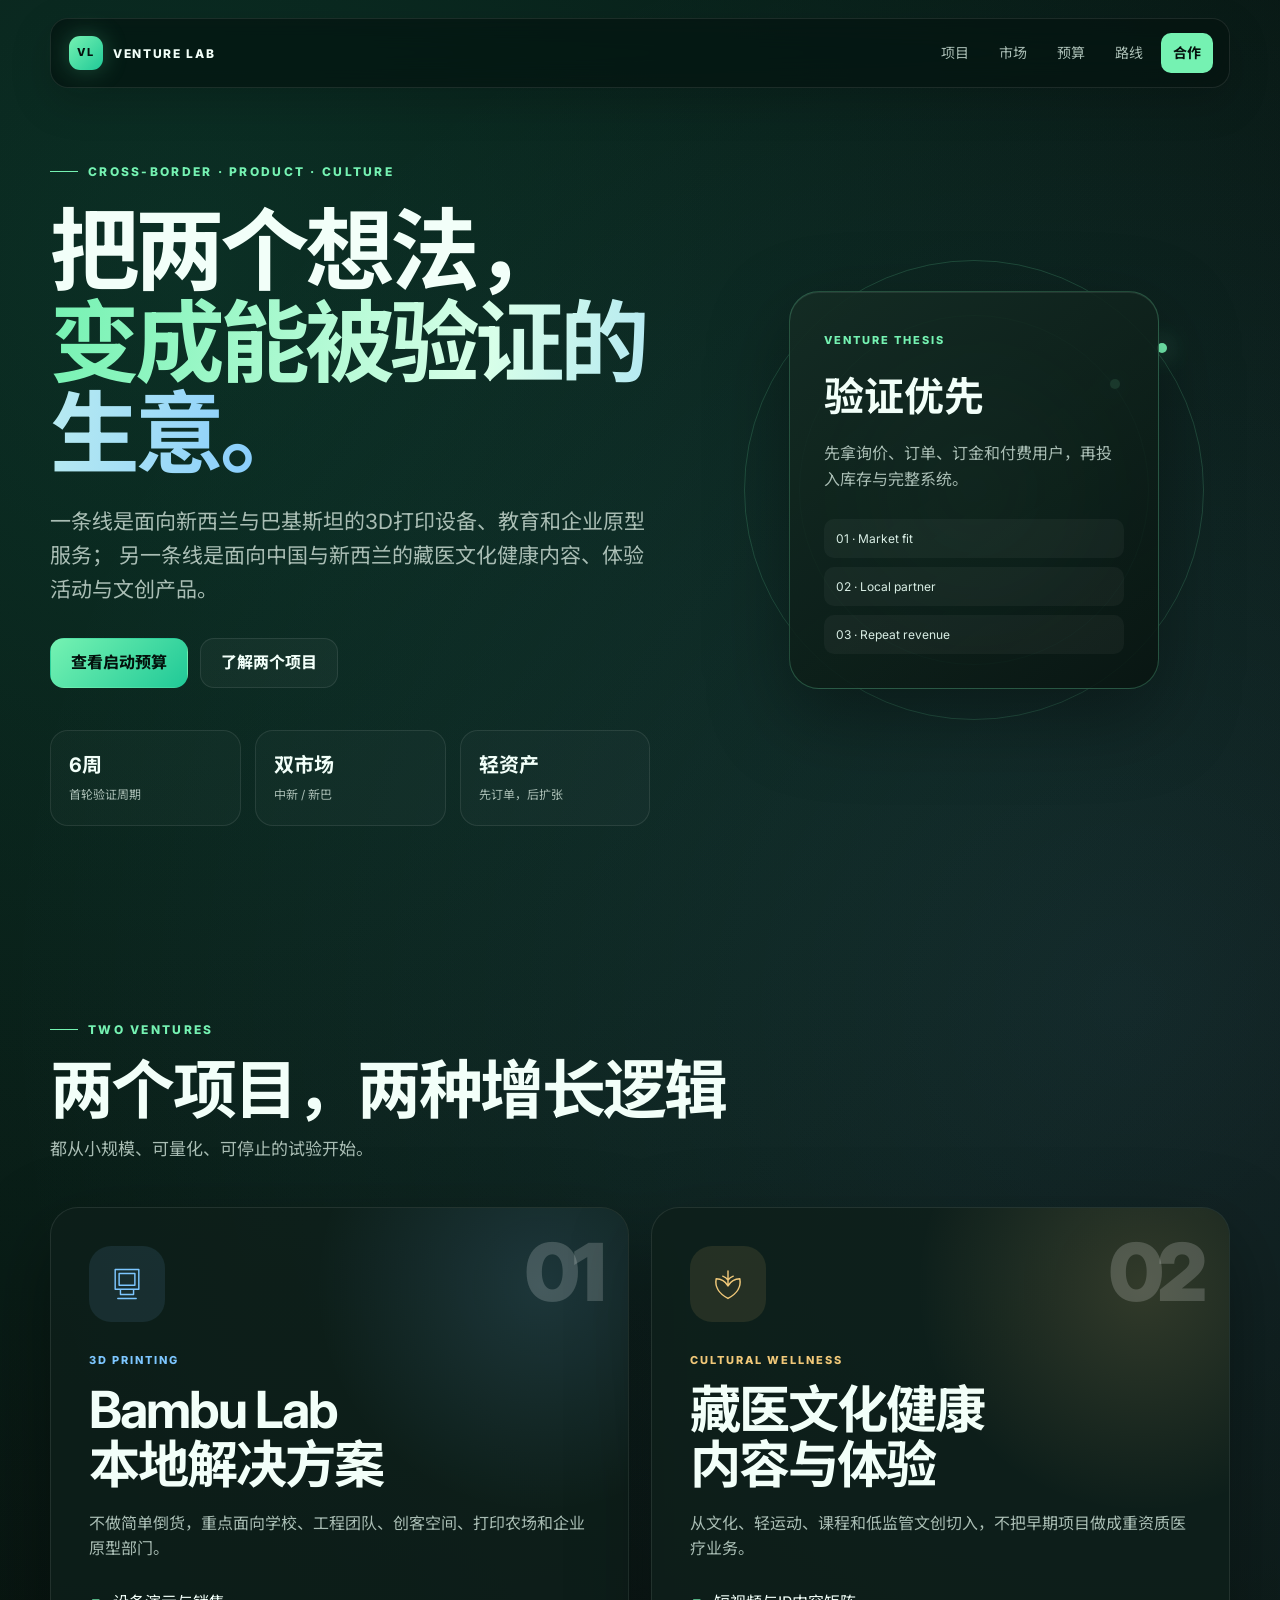
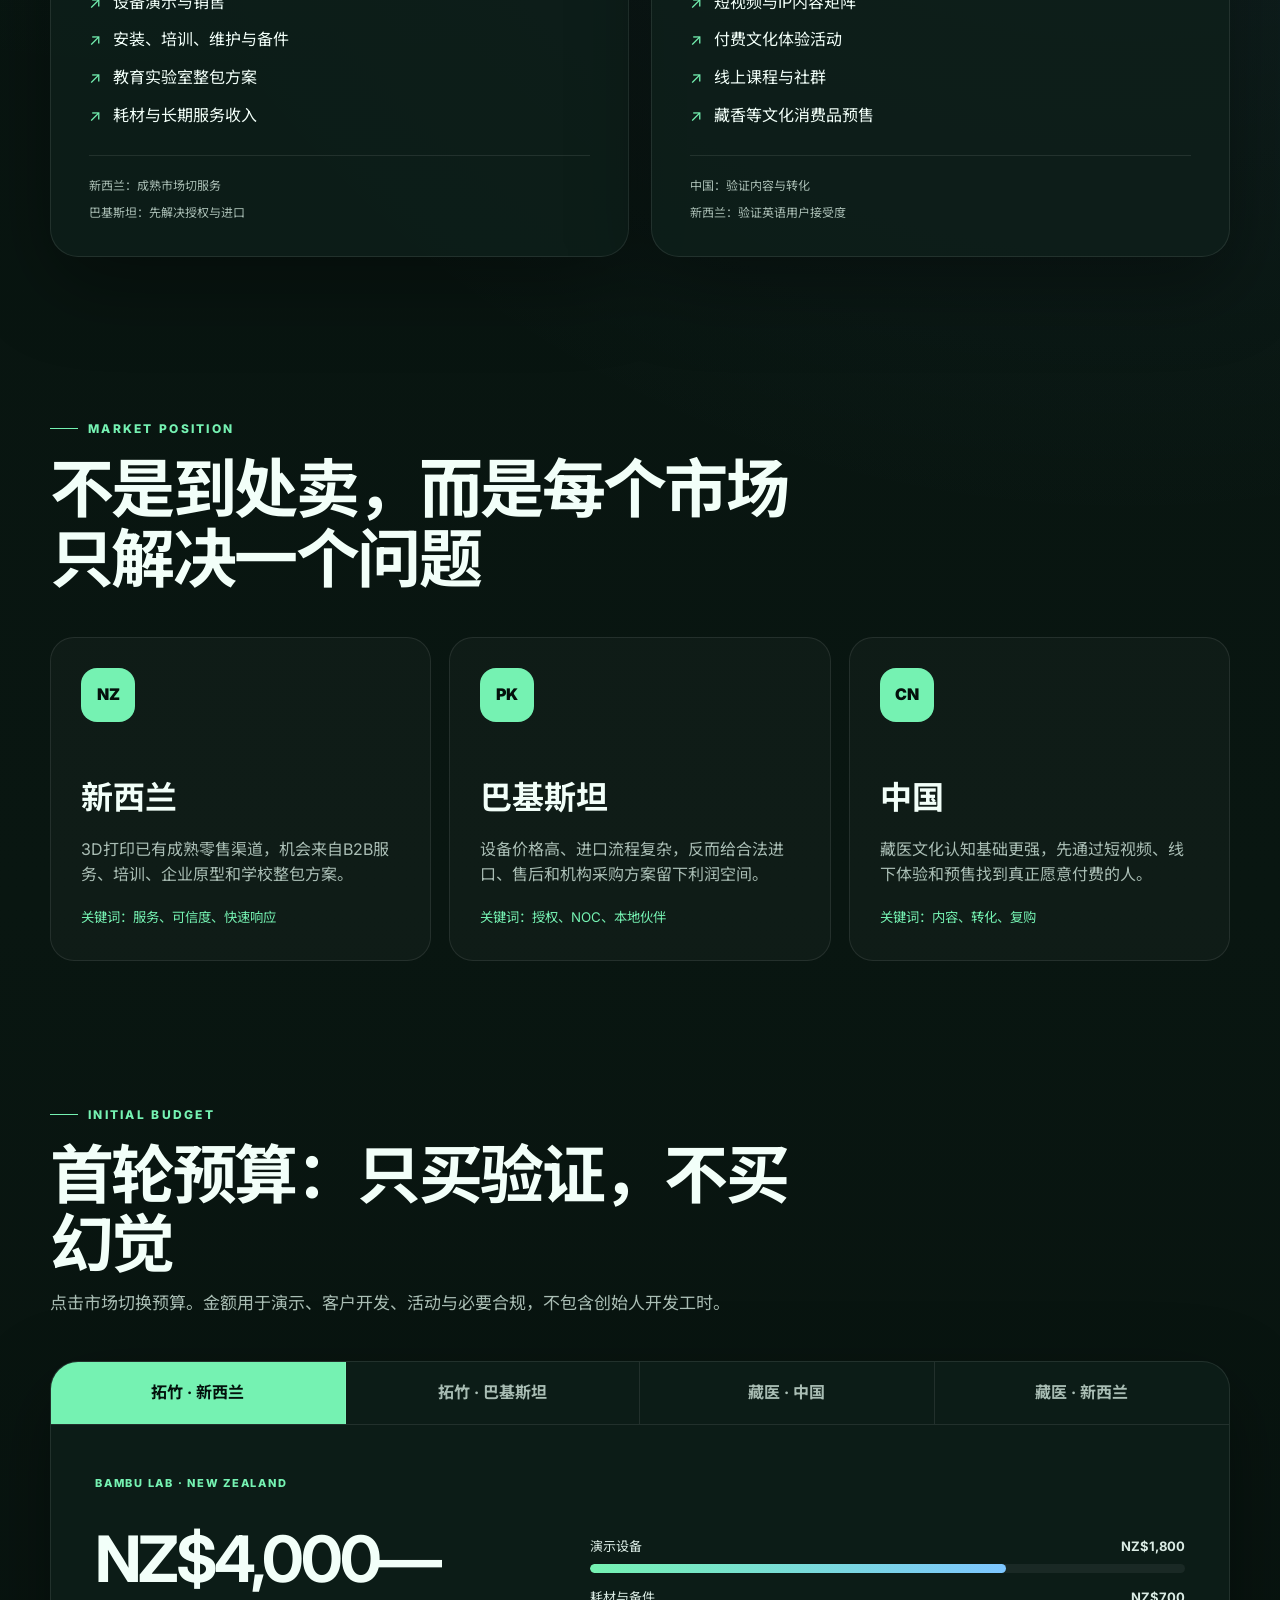
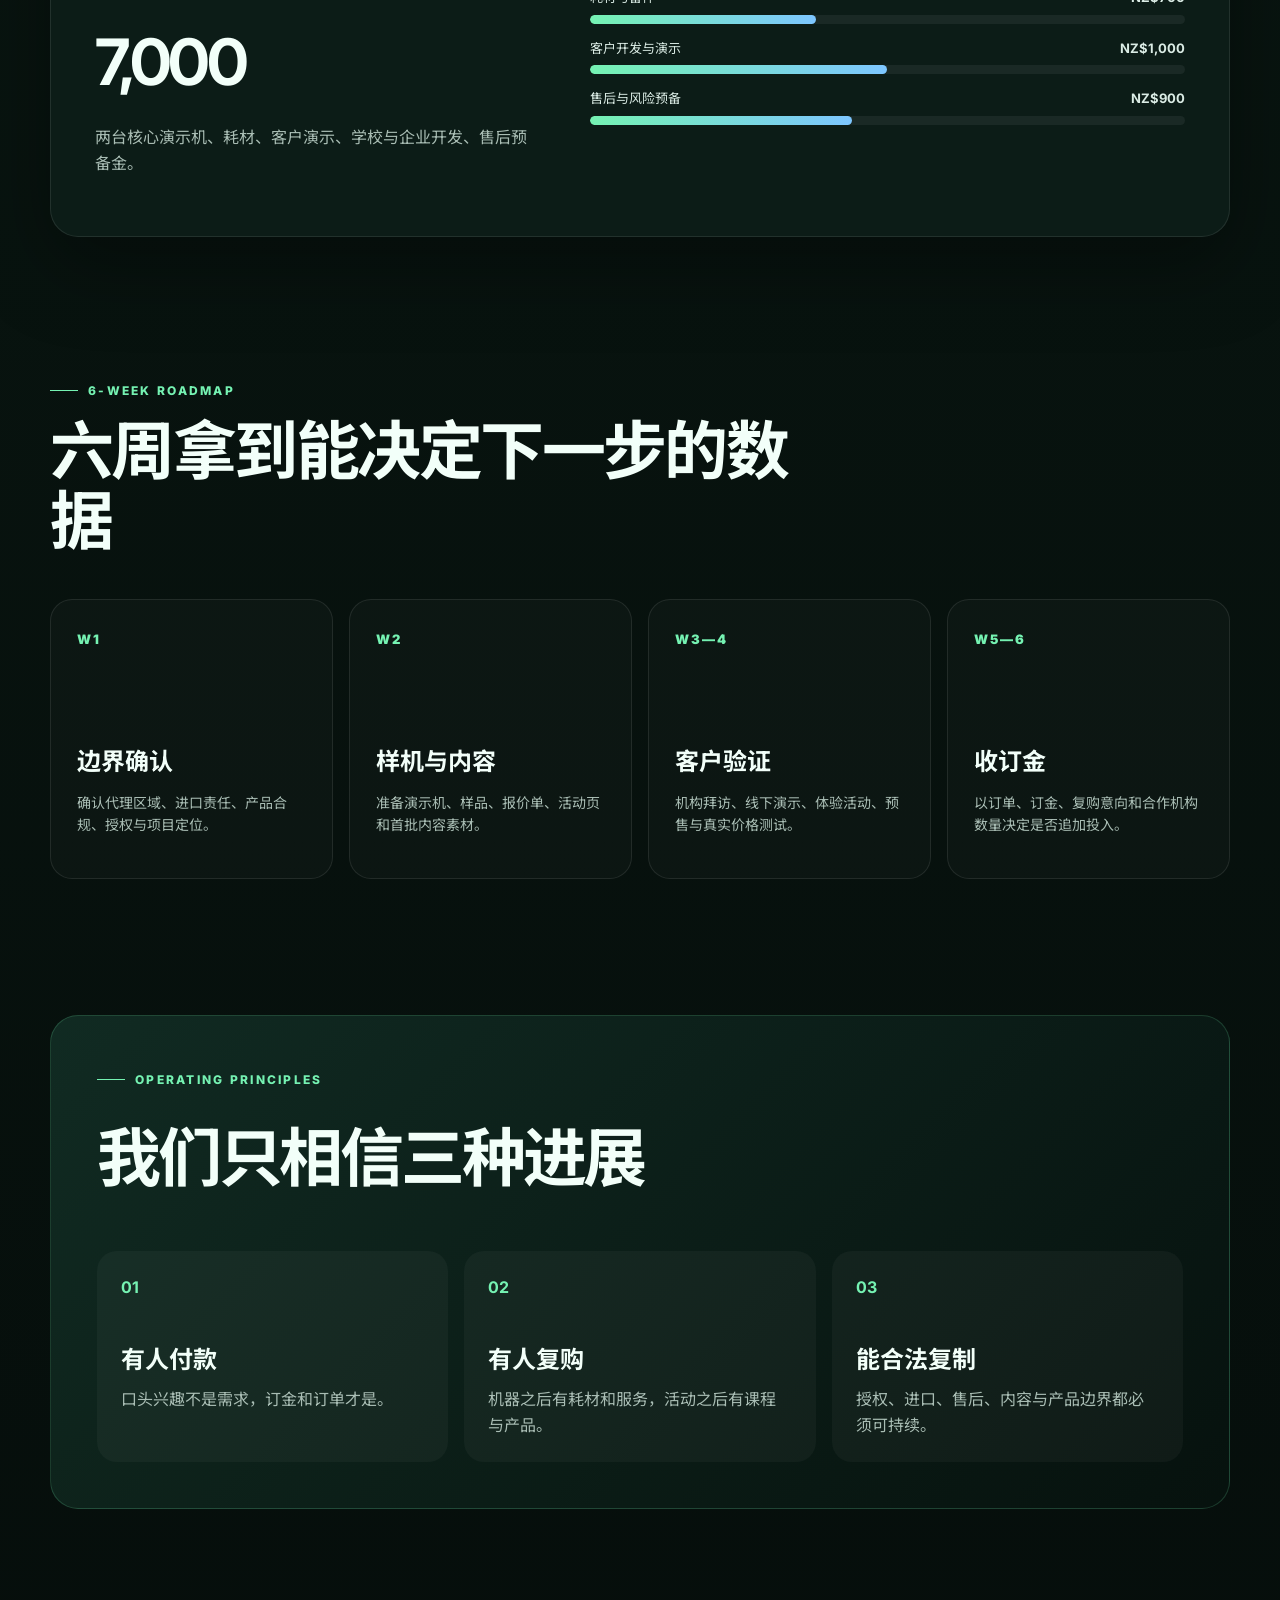
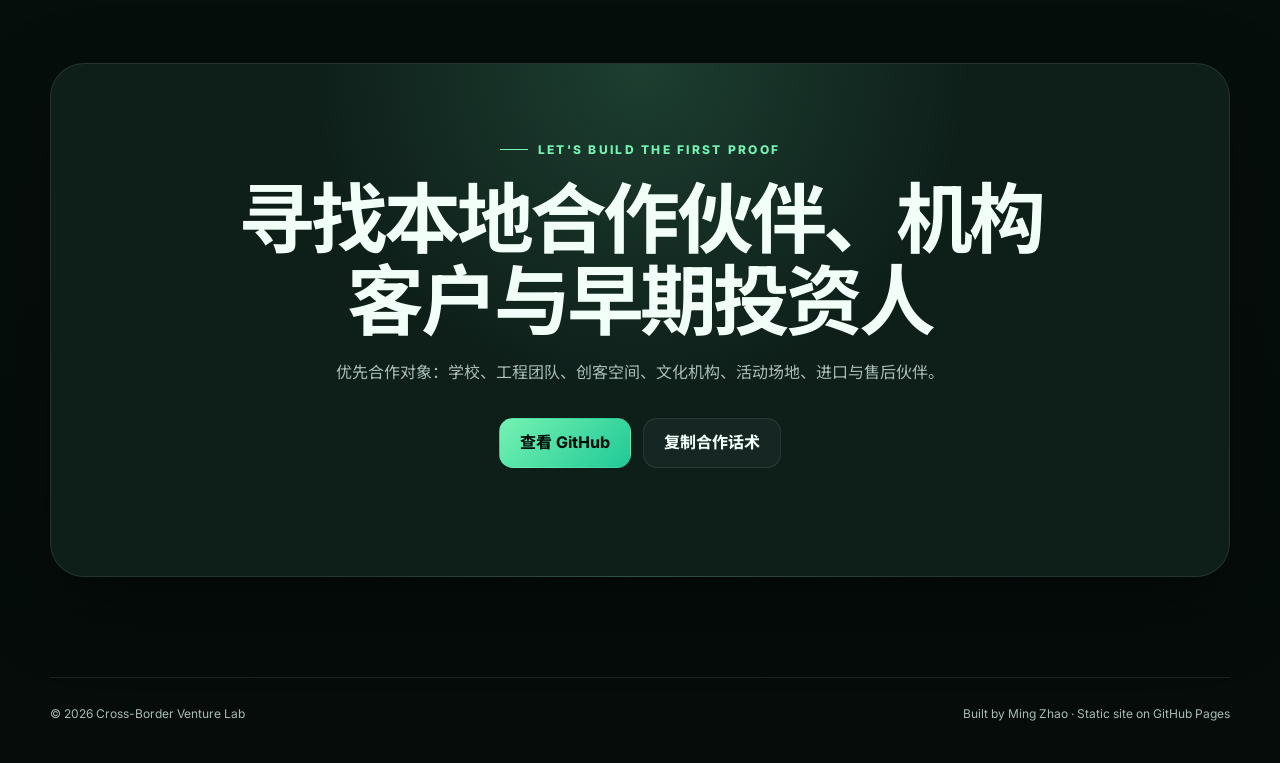
<file: venture-lab/index.html>
<!doctype html>
<html lang="zh-CN">
<head>
  <meta charset="utf-8" />
  <meta name="viewport" content="width=device-width, initial-scale=1" />
  <meta name="theme-color" content="#07120f" />
  <title>Cross-Border Venture Lab｜3D打印与藏医文化健康项目</title>
  <meta name="description" content="面向新西兰与巴基斯坦市场的Bambu Lab 3D打印解决方案，以及面向中国与新西兰的藏医文化健康内容项目。" />
  <link rel="preconnect" href="https://fonts.googleapis.com" />
  <link rel="preconnect" href="https://fonts.gstatic.com" crossorigin />
  <link href="https://fonts.googleapis.com/css2?family=Inter:wght@400;500;600;700;800&family=Noto+Sans+SC:wght@400;500;600;700;900&display=swap" rel="stylesheet" />
  <link rel="stylesheet" href="./styles.css" />
</head>
<body>
  <header class="site-header">
    <a class="brand" href="#top" aria-label="返回首页">
      <span class="brand-mark">VL</span>
      <span>VENTURE LAB</span>
    </a>

    <button class="menu-button" aria-label="打开导航" aria-expanded="false">
      <span></span><span></span><span></span>
    </button>

    <nav class="site-nav" aria-label="主导航">
      <a href="#projects">项目</a>
      <a href="#markets">市场</a>
      <a href="#budget">预算</a>
      <a href="#roadmap">路线</a>
      <a class="nav-cta" href="#contact">合作</a>
    </nav>
  </header>

  <main id="top">
    <section class="hero section-shell">
      <div class="hero-copy reveal">
        <span class="eyebrow">CROSS-BORDER · PRODUCT · CULTURE</span>
        <h1>把两个想法，<br /><span>变成能被验证的生意。</span></h1>
        <p class="hero-lead">
          一条线是面向新西兰与巴基斯坦的3D打印设备、教育和企业原型服务；
          另一条线是面向中国与新西兰的藏医文化健康内容、体验活动与文创产品。
        </p>
        <div class="hero-actions">
          <a class="button primary" href="#budget">查看启动预算</a>
          <a class="button ghost" href="#projects">了解两个项目</a>
        </div>
        <div class="hero-meta">
          <div><strong>6周</strong><span>首轮验证周期</span></div>
          <div><strong>双市场</strong><span>中新 / 新巴</span></div>
          <div><strong>轻资产</strong><span>先订单，后扩张</span></div>
        </div>
      </div>

      <div class="hero-visual reveal delay-1" aria-hidden="true">
        <div class="orbit orbit-a"></div>
        <div class="orbit orbit-b"></div>
        <div class="core-card">
          <span class="core-label">VENTURE THESIS</span>
          <h2>验证优先</h2>
          <p>先拿询价、订单、订金和付费用户，再投入库存与完整系统。</p>
          <div class="signal-list">
            <span>01 · Market fit</span>
            <span>02 · Local partner</span>
            <span>03 · Repeat revenue</span>
          </div>
        </div>
      </div>
    </section>

    <section id="projects" class="section-shell section-block">
      <div class="section-heading reveal">
        <span class="eyebrow">TWO VENTURES</span>
        <h2>两个项目，两种增长逻辑</h2>
        <p>都从小规模、可量化、可停止的试验开始。</p>
      </div>

      <div class="project-grid">
        <article class="project-card printer reveal">
          <div class="project-number">01</div>
          <div class="project-icon" aria-hidden="true">
            <svg viewBox="0 0 64 64"><path d="M14 10h36v30H14zM20 16h24v18H20zM22 40v8h20v-8M18 54h28"/></svg>
          </div>
          <span class="project-tag">3D PRINTING</span>
          <h3>Bambu Lab<br />本地解决方案</h3>
          <p>不做简单倒货，重点面向学校、工程团队、创客空间、打印农场和企业原型部门。</p>
          <ul>
            <li>设备演示与销售</li>
            <li>安装、培训、维护与备件</li>
            <li>教育实验室整包方案</li>
            <li>耗材与长期服务收入</li>
          </ul>
          <div class="project-foot">
            <span>新西兰：成熟市场切服务</span>
            <span>巴基斯坦：先解决授权与进口</span>
          </div>
        </article>

        <article class="project-card wellness reveal delay-1">
          <div class="project-number">02</div>
          <div class="project-icon" aria-hidden="true">
            <svg viewBox="0 0 64 64"><path d="M32 54C17 46 12 35 14 24c8 0 14 4 18 11 4-7 10-11 18-11 2 11-3 22-18 30zM32 35V12M24 20c3 1 6 3 8 6M40 20c-3 1-6 3-8 6"/></svg>
          </div>
          <span class="project-tag">CULTURAL WELLNESS</span>
          <h3>藏医文化健康<br />内容与体验</h3>
          <p>从文化、轻运动、课程和低监管文创切入，不把早期项目做成重资质医疗业务。</p>
          <ul>
            <li>短视频与IP内容矩阵</li>
            <li>付费文化体验活动</li>
            <li>线上课程与社群</li>
            <li>藏香等文化消费品预售</li>
          </ul>
          <div class="project-foot">
            <span>中国：验证内容与转化</span>
            <span>新西兰：验证英语用户接受度</span>
          </div>
        </article>
      </div>
    </section>

    <section id="markets" class="section-shell section-block markets-section">
      <div class="section-heading reveal">
        <span class="eyebrow">MARKET POSITION</span>
        <h2>不是到处卖，而是每个市场只解决一个问题</h2>
      </div>

      <div class="market-grid">
        <article class="market-card reveal">
          <span class="market-code">NZ</span>
          <h3>新西兰</h3>
          <p>3D打印已有成熟零售渠道，机会来自B2B服务、培训、企业原型和学校整包方案。</p>
          <small>关键词：服务、可信度、快速响应</small>
        </article>
        <article class="market-card reveal delay-1">
          <span class="market-code">PK</span>
          <h3>巴基斯坦</h3>
          <p>设备价格高、进口流程复杂，反而给合法进口、售后和机构采购方案留下利润空间。</p>
          <small>关键词：授权、NOC、本地伙伴</small>
        </article>
        <article class="market-card reveal delay-2">
          <span class="market-code">CN</span>
          <h3>中国</h3>
          <p>藏医文化认知基础更强，先通过短视频、线下体验和预售找到真正愿意付费的人。</p>
          <small>关键词：内容、转化、复购</small>
        </article>
      </div>
    </section>

    <section id="budget" class="section-shell section-block budget-section">
      <div class="section-heading reveal">
        <span class="eyebrow">INITIAL BUDGET</span>
        <h2>首轮预算：只买验证，不买幻觉</h2>
        <p>点击市场切换预算。金额用于演示、客户开发、活动与必要合规，不包含创始人开发工时。</p>
      </div>

      <div class="budget-switcher reveal">
        <div class="tab-list" role="tablist" aria-label="预算市场选择">
          <button class="budget-tab active" data-budget="nz3d" role="tab" aria-selected="true">拓竹 · 新西兰</button>
          <button class="budget-tab" data-budget="pk3d" role="tab" aria-selected="false">拓竹 · 巴基斯坦</button>
          <button class="budget-tab" data-budget="cnwell" role="tab" aria-selected="false">藏医 · 中国</button>
          <button class="budget-tab" data-budget="nzwell" role="tab" aria-selected="false">藏医 · 新西兰</button>
        </div>

        <div class="budget-panel">
          <div>
            <span class="budget-kicker" id="budgetKicker">BAMBU LAB · NEW ZEALAND</span>
            <h3 id="budgetTitle">NZ$4,000—7,000</h3>
            <p id="budgetSummary">两台核心演示机、耗材、客户演示、学校与企业开发、售后预备金。</p>
          </div>
          <div class="budget-bars" id="budgetBars" aria-label="预算分配示意"></div>
        </div>
      </div>
    </section>

    <section id="roadmap" class="section-shell section-block">
      <div class="section-heading reveal">
        <span class="eyebrow">6-WEEK ROADMAP</span>
        <h2>六周拿到能决定下一步的数据</h2>
      </div>

      <div class="timeline">
        <article class="timeline-item reveal">
          <span>W1</span>
          <div><h3>边界确认</h3><p>确认代理区域、进口责任、产品合规、授权与项目定位。</p></div>
        </article>
        <article class="timeline-item reveal delay-1">
          <span>W2</span>
          <div><h3>样机与内容</h3><p>准备演示机、样品、报价单、活动页和首批内容素材。</p></div>
        </article>
        <article class="timeline-item reveal delay-2">
          <span>W3—4</span>
          <div><h3>客户验证</h3><p>机构拜访、线下演示、体验活动、预售与真实价格测试。</p></div>
        </article>
        <article class="timeline-item reveal delay-3">
          <span>W5—6</span>
          <div><h3>收订金</h3><p>以订单、订金、复购意向和合作机构数量决定是否追加投入。</p></div>
        </article>
      </div>
    </section>

    <section class="section-shell section-block principles">
      <div class="principle-card reveal">
        <span class="eyebrow">OPERATING PRINCIPLES</span>
        <h2>我们只相信三种进展</h2>
        <div class="principle-grid">
          <div><strong>01</strong><h3>有人付款</h3><p>口头兴趣不是需求，订金和订单才是。</p></div>
          <div><strong>02</strong><h3>有人复购</h3><p>机器之后有耗材和服务，活动之后有课程与产品。</p></div>
          <div><strong>03</strong><h3>能合法复制</h3><p>授权、进口、售后、内容与产品边界都必须可持续。</p></div>
        </div>
      </div>
    </section>

    <section id="contact" class="section-shell contact-section">
      <div class="contact-card reveal">
        <span class="eyebrow">LET'S BUILD THE FIRST PROOF</span>
        <h2>寻找本地合作伙伴、机构客户与早期投资人</h2>
        <p>优先合作对象：学校、工程团队、创客空间、文化机构、活动场地、进口与售后伙伴。</p>
        <div class="contact-actions">
          <a class="button primary" href="https://github.com/kndhjk" target="_blank" rel="noreferrer">查看 GitHub</a>
          <button class="button ghost" id="copyPitch" data-text="我想了解3D打印或藏医文化健康项目的合作方案。">复制合作话术</button>
        </div>
        <span class="copy-status" id="copyStatus" role="status" aria-live="polite"></span>
      </div>
    </section>
  </main>

  <footer>
    <span>© 2026 Cross-Border Venture Lab</span>
    <span>Built by Ming Zhao · Static site on GitHub Pages</span>
  </footer>

  <script src="./script.js"></script>
</body>
</html>
</file>
<file: venture-lab/styles.css>
:root {
  --bg: #07120f;
  --panel: rgba(14, 31, 26, 0.82);
  --panel-strong: #0e1f1a;
  --text: #f2fff9;
  --muted: #a9bdb4;
  --line: rgba(255,255,255,.09);
  --green: #75f2b2;
  --green-2: #20c997;
  --gold: #f0c879;
  --blue: #7dc6ff;
  --radius: 28px;
  --shadow: 0 28px 80px rgba(0,0,0,.35);
}

* { box-sizing: border-box; }
html { scroll-behavior: smooth; }
body {
  margin: 0;
  color: var(--text);
  background:
    radial-gradient(circle at 15% 5%, rgba(32,201,151,.16), transparent 26%),
    radial-gradient(circle at 88% 18%, rgba(125,198,255,.10), transparent 24%),
    linear-gradient(180deg, #07120f 0%, #091611 45%, #050c0a 100%);
  font-family: Inter, "Noto Sans SC", system-ui, -apple-system, BlinkMacSystemFont, "Segoe UI", sans-serif;
  line-height: 1.6;
  min-height: 100vh;
  overflow-x: hidden;
}

body::before {
  content: "";
  position: fixed;
  inset: 0;
  pointer-events: none;
  opacity: .24;
  background-image:
    linear-gradient(rgba(255,255,255,.025) 1px, transparent 1px),
    linear-gradient(90deg, rgba(255,255,255,.025) 1px, transparent 1px);
  background-size: 56px 56px;
  mask-image: linear-gradient(to bottom, black, transparent 82%);
}

a { color: inherit; text-decoration: none; }
button { font: inherit; }

.site-header {
  position: fixed;
  z-index: 30;
  top: 18px;
  left: 50%;
  transform: translateX(-50%);
  width: min(1180px, calc(100% - 32px));
  display: flex;
  align-items: center;
  justify-content: space-between;
  gap: 24px;
  padding: 14px 16px 14px 18px;
  border: 1px solid var(--line);
  border-radius: 18px;
  background: rgba(7,18,15,.68);
  backdrop-filter: blur(18px) saturate(140%);
  box-shadow: 0 14px 40px rgba(0,0,0,.18);
}

.brand {
  display: inline-flex;
  align-items: center;
  gap: 10px;
  font-weight: 800;
  letter-spacing: .14em;
  font-size: 12px;
}

.brand-mark {
  display: grid;
  place-items: center;
  width: 34px;
  height: 34px;
  border-radius: 11px;
  color: #05110d;
  background: linear-gradient(135deg, var(--green), var(--green-2));
  font-size: 11px;
  box-shadow: 0 0 24px rgba(117,242,178,.25);
}

.site-nav { display: flex; align-items: center; gap: 6px; }
.site-nav a {
  padding: 9px 12px;
  color: var(--muted);
  border-radius: 10px;
  font-size: 14px;
  transition: .2s ease;
}
.site-nav a:hover { color: var(--text); background: rgba(255,255,255,.06); }
.site-nav .nav-cta {
  color: #05110d;
  background: var(--green);
  font-weight: 700;
}

.menu-button {
  display: none;
  width: 42px;
  height: 42px;
  border: 1px solid var(--line);
  border-radius: 12px;
  background: rgba(255,255,255,.04);
  color: var(--text);
  padding: 10px;
}
.menu-button span { display: block; height: 2px; background: currentColor; margin: 5px 0; border-radius: 2px; }

.section-shell { width: min(1180px, calc(100% - 40px)); margin: 0 auto; }
.section-block { padding: 112px 0 24px; }

.hero {
  min-height: 100vh;
  padding-top: 150px;
  padding-bottom: 70px;
  display: grid;
  grid-template-columns: 1.08fr .92fr;
  align-items: center;
  gap: 68px;
}

.eyebrow {
  display: inline-flex;
  align-items: center;
  gap: 10px;
  color: var(--green);
  font-size: 12px;
  font-weight: 800;
  letter-spacing: .19em;
  text-transform: uppercase;
}
.eyebrow::before { content: ""; width: 28px; height: 1px; background: currentColor; }

h1, h2, h3, p { margin-top: 0; }
h1 {
  margin: 24px 0 26px;
  font-size: clamp(48px, 7vw, 94px);
  line-height: 1.02;
  letter-spacing: -.055em;
}
h1 span {
  color: transparent;
  background: linear-gradient(100deg, var(--green), #d8ffe9 52%, var(--blue));
  -webkit-background-clip: text;
  background-clip: text;
}
.hero-lead {
  max-width: 730px;
  color: var(--muted);
  font-size: clamp(17px, 1.7vw, 21px);
}
.hero-actions, .contact-actions { display: flex; flex-wrap: wrap; gap: 12px; margin-top: 32px; }
.button {
  display: inline-flex;
  align-items: center;
  justify-content: center;
  min-height: 50px;
  padding: 0 20px;
  border-radius: 14px;
  border: 1px solid transparent;
  cursor: pointer;
  transition: transform .2s ease, background .2s ease, border-color .2s ease;
  font-weight: 750;
}
.button:hover { transform: translateY(-2px); }
.button.primary { background: linear-gradient(135deg, var(--green), var(--green-2)); color: #03110c; }
.button.ghost { color: var(--text); border-color: var(--line); background: rgba(255,255,255,.035); }

.hero-meta {
  display: grid;
  grid-template-columns: repeat(3, minmax(0,1fr));
  gap: 14px;
  margin-top: 42px;
}
.hero-meta div {
  padding: 18px;
  border: 1px solid var(--line);
  border-radius: 18px;
  background: rgba(255,255,255,.025);
}
.hero-meta strong { display: block; font-size: 20px; }
.hero-meta span { color: var(--muted); font-size: 12px; }

.hero-visual {
  min-height: 520px;
  position: relative;
  display: grid;
  place-items: center;
}
.hero-visual::before {
  content: "";
  position: absolute;
  width: 390px;
  height: 390px;
  border-radius: 50%;
  background: radial-gradient(circle, rgba(117,242,178,.22), rgba(32,201,151,.03) 58%, transparent 70%);
  filter: blur(10px);
}
.orbit {
  position: absolute;
  border: 1px solid rgba(117,242,178,.18);
  border-radius: 50%;
  animation: spin 20s linear infinite;
}
.orbit::after {
  content: "";
  position: absolute;
  width: 10px;
  height: 10px;
  border-radius: 50%;
  background: var(--green);
  box-shadow: 0 0 24px rgba(117,242,178,.8);
  top: 18%; right: 8%;
}
.orbit-a { width: 460px; height: 460px; }
.orbit-b { width: 350px; height: 350px; animation-direction: reverse; animation-duration: 14s; }
@keyframes spin { to { transform: rotate(360deg); } }

.core-card {
  position: relative;
  z-index: 2;
  width: min(370px, 90%);
  padding: 34px;
  border-radius: 30px;
  border: 1px solid rgba(117,242,178,.24);
  background: linear-gradient(145deg, rgba(20,44,36,.92), rgba(8,20,16,.86));
  box-shadow: var(--shadow), inset 0 1px rgba(255,255,255,.08);
}
.core-label { color: var(--green); font-size: 11px; letter-spacing: .18em; font-weight: 800; }
.core-card h2 { margin: 14px 0 12px; font-size: 40px; }
.core-card p { color: var(--muted); }
.signal-list { display: grid; gap: 9px; margin-top: 26px; }
.signal-list span { padding: 10px 12px; border-radius: 10px; background: rgba(255,255,255,.04); font-size: 12px; color: #d9eee5; }

.section-heading { max-width: 780px; margin-bottom: 44px; }
.section-heading h2 { margin: 16px 0 12px; font-size: clamp(36px, 5vw, 64px); line-height: 1.08; letter-spacing: -.04em; }
.section-heading p { color: var(--muted); font-size: 17px; }

.project-grid { display: grid; grid-template-columns: repeat(2, minmax(0,1fr)); gap: 22px; }
.project-card {
  position: relative;
  min-height: 650px;
  padding: 38px;
  overflow: hidden;
  border: 1px solid var(--line);
  border-radius: var(--radius);
  background: var(--panel);
  box-shadow: var(--shadow);
}
.project-card::before {
  content: "";
  position: absolute;
  inset: 0;
  background: radial-gradient(circle at 85% 12%, rgba(125,198,255,.14), transparent 30%);
  pointer-events: none;
}
.project-card.wellness::before { background: radial-gradient(circle at 85% 12%, rgba(240,200,121,.16), transparent 30%); }
.project-number { position: absolute; top: 24px; right: 28px; color: rgba(255,255,255,.18); font-size: 80px; line-height: 1; font-weight: 900; letter-spacing: -.08em; }
.project-icon { width: 76px; height: 76px; display: grid; place-items: center; border-radius: 22px; background: rgba(125,198,255,.10); color: var(--blue); }
.wellness .project-icon { color: var(--gold); background: rgba(240,200,121,.10); }
.project-icon svg { width: 42px; height: 42px; fill: none; stroke: currentColor; stroke-width: 2.2; stroke-linecap: round; stroke-linejoin: round; }
.project-tag { display: block; margin-top: 30px; color: var(--blue); font-size: 11px; font-weight: 800; letter-spacing: .18em; }
.wellness .project-tag { color: var(--gold); }
.project-card h3 { margin: 12px 0 18px; font-size: clamp(34px, 4vw, 52px); line-height: 1.08; letter-spacing: -.04em; }
.project-card > p { color: var(--muted); font-size: 16px; }
.project-card ul { list-style: none; padding: 0; margin: 28px 0; display: grid; gap: 12px; }
.project-card li { position: relative; padding-left: 24px; }
.project-card li::before { content: "↗"; position: absolute; left: 0; color: var(--green); }
.project-foot { position: absolute; left: 38px; right: 38px; bottom: 34px; display: grid; gap: 8px; color: var(--muted); font-size: 12px; padding-top: 20px; border-top: 1px solid var(--line); }

.markets-section { padding-top: 130px; }
.market-grid { display: grid; grid-template-columns: repeat(3, minmax(0,1fr)); gap: 18px; }
.market-card {
  min-height: 320px;
  padding: 30px;
  border: 1px solid var(--line);
  border-radius: 24px;
  background: rgba(255,255,255,.028);
  transition: transform .25s ease, border-color .25s ease, background .25s ease;
}
.market-card:hover { transform: translateY(-7px); border-color: rgba(117,242,178,.34); background: rgba(255,255,255,.045); }
.market-code { display: inline-grid; place-items: center; width: 54px; height: 54px; border-radius: 16px; color: #04110c; background: var(--green); font-weight: 900; }
.market-card h3 { margin: 50px 0 14px; font-size: 32px; }
.market-card p { color: var(--muted); }
.market-card small { color: var(--green); }

.budget-switcher { border: 1px solid var(--line); border-radius: var(--radius); background: var(--panel); overflow: hidden; box-shadow: var(--shadow); }
.tab-list { display: grid; grid-template-columns: repeat(4, minmax(0,1fr)); border-bottom: 1px solid var(--line); }
.budget-tab { padding: 18px 14px; border: 0; border-right: 1px solid var(--line); color: var(--muted); background: transparent; cursor: pointer; font-weight: 700; }
.budget-tab:last-child { border-right: 0; }
.budget-tab.active { color: #03110c; background: var(--green); }
.budget-panel { display: grid; grid-template-columns: .85fr 1.15fr; gap: 56px; padding: 44px; align-items: center; }
.budget-kicker { color: var(--green); letter-spacing: .16em; font-size: 11px; font-weight: 800; }
.budget-panel h3 { margin: 14px 0 12px; font-size: clamp(38px, 5vw, 68px); letter-spacing: -.05em; }
.budget-panel p { color: var(--muted); }
.budget-bars { display: grid; gap: 14px; }
.budget-row { display: grid; gap: 7px; }
.budget-row-head { display: flex; justify-content: space-between; gap: 18px; color: #dbece5; font-size: 13px; }
.budget-track { height: 9px; border-radius: 99px; background: rgba(255,255,255,.06); overflow: hidden; }
.budget-fill { width: var(--width); height: 100%; border-radius: inherit; background: linear-gradient(90deg, var(--green), var(--blue)); transform-origin: left; animation: fill .7s ease both; }
@keyframes fill { from { transform: scaleX(0); } }

.timeline { display: grid; grid-template-columns: repeat(4, minmax(0,1fr)); gap: 16px; }
.timeline-item { min-height: 280px; padding: 26px; border: 1px solid var(--line); border-radius: 22px; background: rgba(255,255,255,.025); }
.timeline-item > span { color: var(--green); font-size: 13px; font-weight: 900; letter-spacing: .15em; }
.timeline-item div { margin-top: 92px; }
.timeline-item h3 { margin-bottom: 10px; font-size: 24px; }
.timeline-item p { color: var(--muted); font-size: 14px; }

.principle-card { padding: 46px; border-radius: var(--radius); border: 1px solid rgba(117,242,178,.18); background: linear-gradient(135deg, rgba(18,45,36,.92), rgba(7,18,15,.92)); }
.principle-card > h2 { max-width: 760px; margin: 18px 0 42px; font-size: clamp(38px, 5vw, 66px); letter-spacing: -.05em; }
.principle-grid { display: grid; grid-template-columns: repeat(3, minmax(0,1fr)); gap: 16px; }
.principle-grid > div { padding: 24px; border-radius: 20px; background: rgba(255,255,255,.035); }
.principle-grid strong { color: var(--green); }
.principle-grid h3 { margin: 40px 0 8px; font-size: 24px; }
.principle-grid p { color: var(--muted); margin-bottom: 0; }

.contact-section { padding-top: 130px; padding-bottom: 100px; }
.contact-card { text-align: center; padding: 68px 32px; border-radius: 34px; border: 1px solid var(--line); background: radial-gradient(circle at 50% 0, rgba(117,242,178,.15), transparent 42%), var(--panel-strong); box-shadow: var(--shadow); }
.contact-card h2 { max-width: 850px; margin: 20px auto 18px; font-size: clamp(40px, 6vw, 78px); line-height: 1.06; letter-spacing: -.05em; }
.contact-card p { max-width: 760px; margin-left: auto; margin-right: auto; color: var(--muted); }
.contact-actions { justify-content: center; }
.copy-status { display: block; min-height: 24px; margin-top: 16px; color: var(--green); font-size: 13px; }

footer {
  width: min(1180px, calc(100% - 40px));
  margin: 0 auto;
  padding: 26px 0 40px;
  border-top: 1px solid var(--line);
  display: flex;
  justify-content: space-between;
  gap: 20px;
  color: var(--muted);
  font-size: 12px;
}

.reveal { opacity: 0; transform: translateY(22px); transition: opacity .7s ease, transform .7s ease; }
.reveal.visible { opacity: 1; transform: none; }
.delay-1 { transition-delay: .10s; }
.delay-2 { transition-delay: .20s; }
.delay-3 { transition-delay: .30s; }

@media (max-width: 980px) {
  .hero { grid-template-columns: 1fr; padding-top: 140px; }
  .hero-visual { min-height: 460px; }
  .project-grid, .budget-panel { grid-template-columns: 1fr; }
  .project-card { min-height: 620px; }
  .market-grid { grid-template-columns: 1fr; }
  .market-card { min-height: 250px; }
  .market-card h3 { margin-top: 34px; }
  .timeline { grid-template-columns: repeat(2, minmax(0,1fr)); }
  .principle-grid { grid-template-columns: 1fr; }
}

@media (max-width: 760px) {
  .site-header { top: 10px; width: calc(100% - 20px); }
  .menu-button { display: block; }
  .site-nav {
    position: absolute;
    left: 0; right: 0; top: calc(100% + 8px);
    display: none;
    flex-direction: column;
    align-items: stretch;
    padding: 10px;
    border: 1px solid var(--line);
    border-radius: 16px;
    background: rgba(7,18,15,.96);
    backdrop-filter: blur(18px);
  }
  .site-nav.open { display: flex; }
  .site-nav a { padding: 12px 14px; }
  .section-shell { width: min(100% - 24px, 1180px); }
  .section-block { padding-top: 88px; }
  .hero { padding-top: 120px; gap: 24px; }
  h1 { font-size: clamp(44px, 15vw, 70px); }
  .hero-meta { grid-template-columns: 1fr; }
  .hero-visual { min-height: 390px; }
  .orbit-a { width: 350px; height: 350px; }
  .orbit-b { width: 270px; height: 270px; }
  .core-card { width: 86%; padding: 26px; }
  .project-card { min-height: auto; padding: 28px; padding-bottom: 34px; }
  .project-number { font-size: 60px; }
  .project-foot { position: static; margin-top: 28px; }
  .tab-list { grid-template-columns: repeat(2, 1fr); }
  .budget-tab:nth-child(2) { border-right: 0; }
  .budget-tab:nth-child(-n+2) { border-bottom: 1px solid var(--line); }
  .budget-panel { padding: 28px; gap: 30px; }
  .timeline { grid-template-columns: 1fr; }
  .timeline-item { min-height: 220px; }
  .timeline-item div { margin-top: 50px; }
  .principle-card { padding: 30px; }
  .contact-card { padding: 52px 22px; }
  footer { flex-direction: column; }
}

@media (prefers-reduced-motion: reduce) {
  *, *::before, *::after { animation-duration: .01ms !important; animation-iteration-count: 1 !important; scroll-behavior: auto !important; }
  .reveal { opacity: 1; transform: none; }
}
</file>
